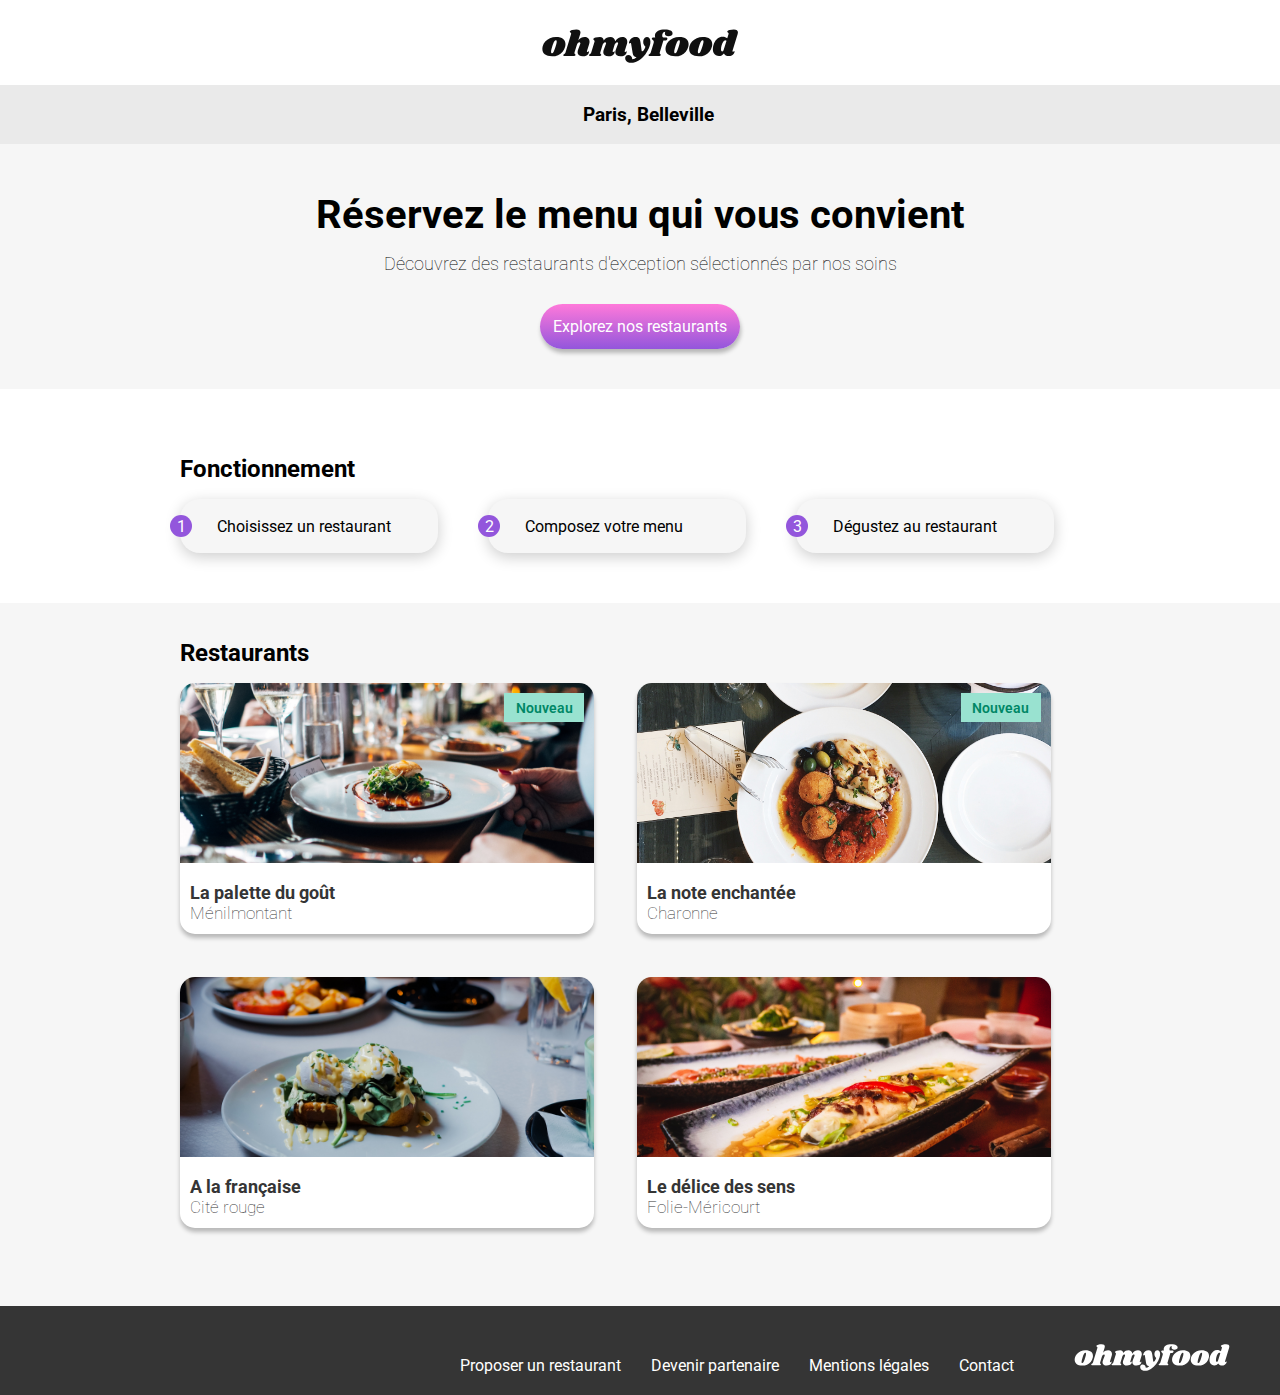
<file: index.html>
<!DOCTYPE html>
<html lang="fr">
<head>
    <meta charset="UTF-8">
    <meta name="viewport" content="width=device-width, initial-scale=1.0">
    <title>Ohmyfood</title>
    <link rel="stylesheet" href="assets/css/home.css">
    <link rel="preconnect" href="https://fonts.googleapis.com">
    <link rel="preconnect" href="https://fonts.gstatic.com" crossorigin>
    <link href="https://fonts.googleapis.com/css2?family=Roboto:ital,wght@0,100;0,300;0,400;0,500;0,700;0,900;1,100;1,300;1,400;1,500;1,700;1,900&family=Shrikhand&display=swap" rel="stylesheet">
    <link rel="stylesheet" href="https://cdnjs.cloudflare.com/ajax/libs/font-awesome/6.2.1/css/all.min.css"
        integrity="sha512-MV7K8+y+gLIBoVD59lQIYicR65iaqukzvf/nwasF0nqhPay5w/9lJmVM2hMDcnK1OnMGCdVK+iQrJ7lzPJQd1w=="
        crossorigin="anonymous" referrerpolicy="no-referrer">
</head>
<body>
    
    <!--------------------Loader------------------->
    <div class="loader">
        <div>
            <img src="assets/logo/ohmyfood2x-white2.svg" class="--logo" alt="Logo blanc ohmyfood">
        </div>
        <div class="loader--icon">
            <i class="fa-solid fa-utensils fa-9x"></i>   
        </div>
        <div class="loader--text">
            <h1 class="text--1">Préparation du menu en cours...</h1>
            <h1 class="text--2">A table !</h1>
        </div>        
    </div>
    <!--------------------Header-------------------->
    <header>

        <a href="index.html">
            <img src="assets/logo/ohmyfood@2x.svg" alt="Logo noir ohmyfood">
        </a>
    </header>
    <main>
        <!--------------------Localisation-------------------->
        <section class="localisation">
            <i class="fa-solid fa-location-dot"></i>
            <h3>Paris, Belleville</h3>
        </section>
        <!--------------------Exploration-------------------->
        <section class="exploration">
            <h1>Réservez le menu qui vous convient</h1>
            <h2>Découvrez des restaurants d'exception sélectionnés par nos soins</h2>
            <button class="btn">
                <h2 class="btn__text">Explorez nos restaurants</h2>
            </button>
        </section>
        <!--------------------Fonctionnement-------------------->
        <section class="fonctionnement">
            <h1>Fonctionnement</h1>
            <div class="etape-cards">
                <div class="etape">
                    <h3 class="number">1</h3>
                    <i class="fa-solid fa-mobile-screen-button fa-lg"></i>
                    <h3>Choisissez un restaurant</h3>
                </div>
                <div class="etape">
                    <h3 class="number">2</h3>
                    <i class="fa-solid fa-list-ul fa-lg"></i>
                    <h3>Composez votre menu</h3>
                </div>
                <div class="etape">
                    <h3 class="number">3</h3>
                    <i class="fa-solid fa-store fa-lg"></i>
                    <h3>Dégustez au restaurant</h3>
                </div>
            </div>
        </section>
        <!--------------------Restaurant-------------------->
        <section class="restaurant">
            <h1>Restaurants</h1>
            <div class="restaurant-informations">  
                <article class="restaurant-card">
                    <a href="restaurants/la-pallette-du-gout.html">
                        <img src="assets/images/jay-wennington-N_Y88TWmGwA-unsplash.jpg" alt="Photos d'un plat"> 
                        <div class="restaurant-nouveau">
                            <h3>Nouveau</h3>
                        </div>
                        <div class="card-informations">
                            <div class="informations-text">
                                <h2>La palette du goût</h2>
                                <h3>Ménilmontant</h3>
                            </div> 
                        </div>
                    </a>
                    <div class="informations-icon">
                        <i class="fa-regular fa-heart heart-empty"></i>
                        <i class="fa-solid fa-heart  heart-full"></i>
                    </div>
                </article>
            

                <article class="restaurant-card">
                    <a href="restaurants/la-note-enchantée.html">
                        <img src="assets/images/stil-u2Lp8tXIcjw-unsplash.jpg" alt="Photos d'un plat">
                        <div class="restaurant-nouveau">
                            <h3>Nouveau</h3>
                        </div>
                        <div class="card-informations">
                            <div class="informations-text">
                                <h2>La note enchantée</h2>
                                <h3>Charonne</h3>
                            </div>  
                        </div>
                    </a>
                    <div class="informations-icon">
                        <i class="fa-regular fa-heart heart-empty"></i>
                        <i class="fa-solid fa-heart  heart-full"></i>
                    </div>
                </article>
                
                <article class="restaurant-card">
                    <a href="restaurants/a-la-française.html">
                        <img src="assets/images/toa-heftiba-DQKerTsQwi0-unsplash.jpg" alt="Photos d'un plat">
                        <div class="card-informations">
                            <div class="informations-text">
                                <h2>A la française</h2>
                                <h3>Cité rouge</h3>
                            </div> 
                        </div>
                    </a>
                    <div class="informations-icon">
                        <i class="fa-regular fa-heart heart-empty"></i>
                        <i class="fa-solid fa-heart  heart-full"></i>
                    </div>
                </article>
                
                <article class="restaurant-card">
                    <a href="restaurants/le-délice-des-sens.html">
                        <img src="assets/images/louis-hansel-shotsoflouis-qNBGVyOCY8Q-unsplash.jpg" alt="Photos d'un plat">
                        <div class="card-informations">
                            <div class="informations-text">
                                <h2>Le délice des sens</h2>
                                <h3>Folie-Méricourt</h3>
                            </div>  
                        </div>
                    </a>
                    <div class="informations-icon">
                        <i class="fa-regular fa-heart heart-empty"></i>
                        <i class="fa-solid fa-heart  heart-full"></i>
                    </div>
                </article>
            </div>
        </section>
    </main>
        <!--------------------Footer-------------------->
    <footer>
        <a href="index.html">
            <img src="assets/logo/ohmyfood2x-white2.svg" alt="Logo blanc ohmyfood">
        </a>
        <div class="footer-nav">
            <a href="#">
                <i class="fa-solid fa-utensils"></i>
                Proposer un restaurant
            </a>
            <a href="#">
                <i class="fa-solid fa-handshake-angle"></i>
                Devenir partenaire
            </a>
            <a href="#">Mentions légales</a>
            <a href="mailto:ohmyfood@exemple.com">Contact</a>
        </div>
    </footer>
    
</body>
</html>
</file>
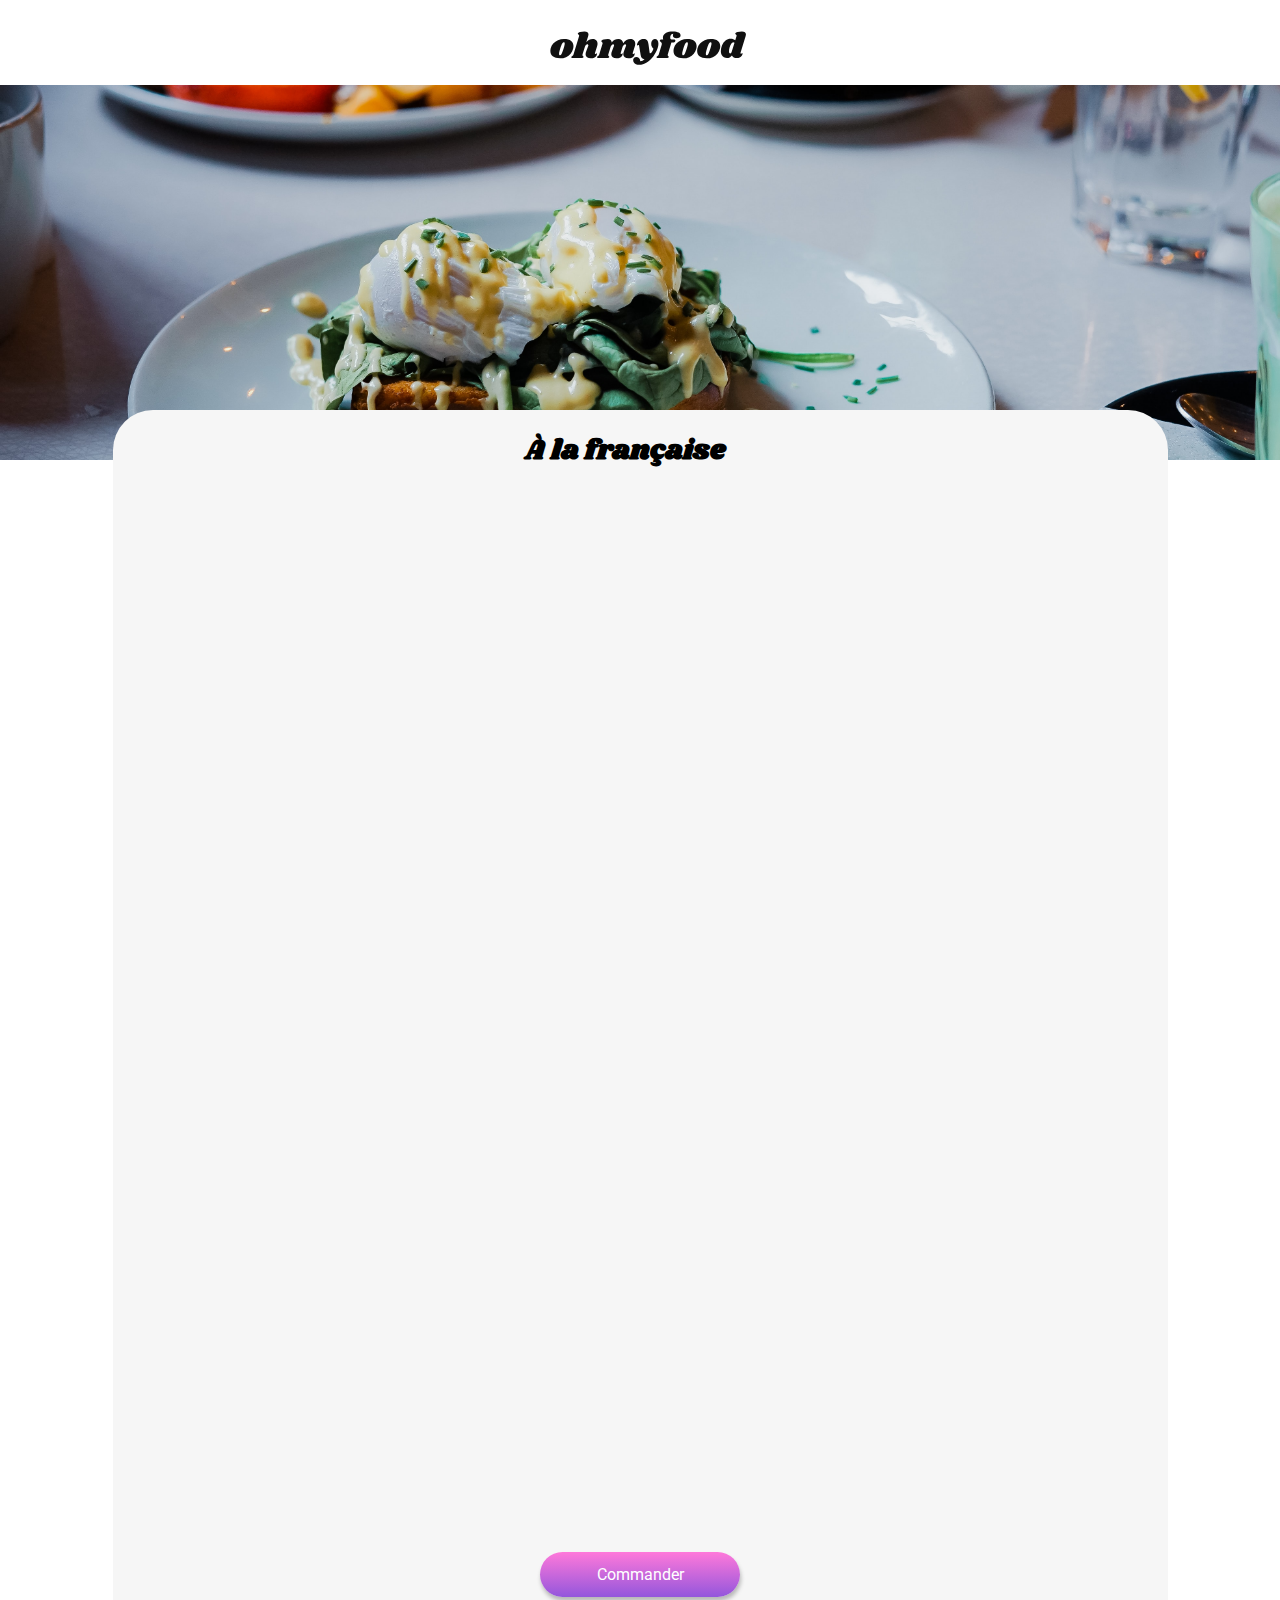
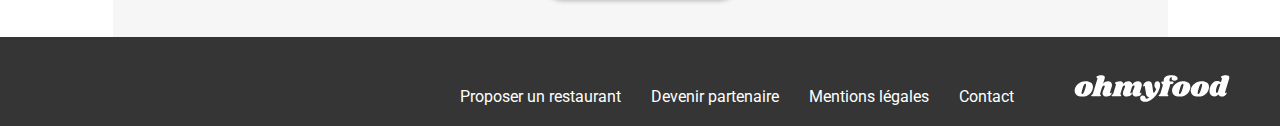
<file: restaurants/a-la-française.html>
<!DOCTYPE html>
<html lang="fr">
<head>
    <meta charset="UTF-8">
    <meta name="viewport" content="width=device-width, initial-scale=1.0">
    <title>La palette du goût</title>
    <link rel="stylesheet" href="../assets/css/menu.css">
    <link rel="preconnect" href="https://fonts.googleapis.com">
    <link rel="preconnect" href="https://fonts.gstatic.com" crossorigin>
    <link href="https://fonts.googleapis.com/css2?family=Roboto:ital,wght@0,100;0,300;0,400;0,500;0,700;0,900;1,100;1,300;1,400;1,500;1,700;1,900&family=Shrikhand&display=swap" rel="stylesheet">
    <link rel="stylesheet" href="https://cdnjs.cloudflare.com/ajax/libs/font-awesome/6.2.1/css/all.min.css"
        integrity="sha512-MV7K8+y+gLIBoVD59lQIYicR65iaqukzvf/nwasF0nqhPay5w/9lJmVM2hMDcnK1OnMGCdVK+iQrJ7lzPJQd1w=="
        crossorigin="anonymous" referrerpolicy="no-referrer">
</head>
<body>
    <header>
        <a href="../index.html" class="back-button">
            <i class="fa-solid fa-arrow-left"></i>
        </a>
        <a href="../index.html" class="logo-header">
            <img src="../assets/logo/ohmyfood@2x.svg" alt="Logo noir ohmyfood">
        </a>


    </header>
    <!--------------------Menu-------------------->
    <main>
        <section>
            <img src="../assets/images/toa-heftiba-DQKerTsQwi0-unsplash.jpg" alt="Photo plat du restaurant">
            <article class="menu">           
                <div class="card-informations">
                    <div class="informations-text">
                        <h1>À la française</h1>   
                    </div>
                    <div class="informations-icon">
                        <i class="fa-regular fa-heart heart-empty"></i>
                        <i class="fa-solid fa-heart  heart-full"></i>
                    </div>
                </div>
                <div class="card-menu">
                    <div class="title">
                        <h2>ENTRÉES</h2>
                        <div class="underline-title"></div>
                    </div>
                    <div class="card-plats">
                        <div class="plat-informations">
                            <div class="card-descriptif" >
                                <h3>Tartare de poulpe acidulé</h3> 
                                <h4>Aux zestes d'orange</h4> 
                            </div>
                            <div class="card-price" >
                                <h3>25€</h3>
                            </div>
                            <div class="check-animation">
                                <i class="fa-solid fa-circle-check fa-xl"></i>
                            </div>   
                        </div>    
                    </div>
                    <div class="card-plats">
                        <div class="plat-informations">
                            <div class="card-descriptif" >
                            <h3>Velouté de légumes d'antan</h3> 
                            <h4>Carotte, panais, topinambour</h4> 
                            </div>
                            <div class="card-price" >
                                <h3>35€</h3>
                            </div>
                            <div class="check-animation">
                                <i class="fa-solid fa-circle-check fa-xl"></i>
                            </div>   
                        </div>    
                    </div>
                    <div class="card-plats">
                        <div class="plat-informations">
                            <div class="card-descriptif" >
                                <h3>Soupe à l'oignon</h3> 
                                <h4>Revisitée</h4> 
                            </div>
                            <div class="card-price" >
                                <h3>20€</h3>
                            </div>
                            <div class="check-animation">
                                <i class="fa-solid fa-circle-check fa-xl"></i>
                            </div>   
                        </div>    
                    </div>
                </div>
                <div class="card-menu">
                    <div class="title">
                        <h2>PLATS</h2>
                        <div class="underline-title"></div>
                    </div>
                    <div class="card-plats">
                        <div class="plat-informations">
                            <div class="card-descriptif" >
                                <h3>Coquilles Saint-Jacques</h3> 
                                <h4>Accompagnées d'une purée de panais</h4> 
                            </div>
                            <div class="card-price" >
                                <h3>40€</h3>
                            </div>
                            <div class="check-animation">
                                <i class="fa-solid fa-circle-check fa-xl"></i>
                            </div>   
                        </div>    
                    </div>
                    <div class="card-plats">
                        <div class="plat-informations">
                            <div class="card-descriptif" >
                                <h3>Magret de canard</h3> 
                                <h4>Et parmentier de pommes de terre</h4> 
                            </div>
                            <div class="card-price" >
                                <h3>35€</h3>
                            </div>
                            <div class="check-animation">
                                <i class="fa-solid fa-circle-check fa-xl"></i>
                            </div>   
                        </div>    
                    </div>
                    <div class="card-plats">
                        <div class="plat-informations">
                            <div class="card-descriptif" >
                                <h3>Pigeonneau d’Ille-et-Vilaine</h3> 
                                <h4>Sur son lit de gnocchis aux légumes</h4> 
                            </div>
                            <div class="card-price" >
                                <h3>44€</h3>
                            </div>
                            <div class="check-animation">
                                <i class="fa-solid fa-circle-check fa-xl"></i>
                            </div>   
                        </div>    
                    </div>
                </div>
                <div class="card-menu">
                    <div class="title">
                        <h2>DESSERTS</h2>
                        <div class="underline-title"></div>
                    </div>
                    
                    <div class="card-plats">
                        <div class="plat-informations">
                            <div class="card-descriptif" >
                                <h3>Pétales de violettes glacés</h3> 
                                <h4>Et purée de noisettes</h4> 
                            </div>
                            <div class="card-price" >
                                <h3>18€</h3>
                            </div>
                            <div class="check-animation">
                                <i class="fa-solid fa-circle-check fa-xl"></i>
                            </div>   
                        </div>    
                    </div>
                    <div class="card-plats">
                        <div class="plat-informations">
                            <div class="card-descriptif" >
                                <h3>Fondant au chocolat</h3> 
                                <h4>Revisité</h4> 
                            </div>
                            <div class="card-price" >
                                <h3>22€</h3>
                            </div>
                            <div class="check-animation">
                                <i class="fa-solid fa-circle-check fa-xl"></i>
                            </div>   
                        </div>    
                    </div>
                    <div class="card-plats">
                        <div class="plat-informations">
                            <div class="card-descriptif" >
                                <h3>Millefeuille croustillant</h3> 
                                <h4>Myrtilles et pâte d’amande</h4> 
                            </div>
                            <div class="card-price" >
                                <h3>23€</h3>
                            </div>
                            <div class="check-animation">
                                <i class="fa-solid fa-circle-check fa-xl"></i>
                            </div>   
                        </div>    
                    </div>
                </div>
                
            <div class="CTA">
                <button class="btn">
                    <h2 class="btn__text">Commander</h2>
                </button> 
            </div>
            </article>
            
            
        </section>
</main>

    <!--------------------Footer-------------------->
    <footer>
        <a href="index.html">
            <img src="../assets/logo/ohmyfood2x-white2.svg" alt="Logo blanc ohmyfood">
        </a>
        <div class="footer-nav">
            <a href="#">
                <i class="fa-solid fa-utensils"></i>
                Proposer un restaurant
            </a>
            <a href="#">
                <i class="fa-solid fa-handshake-angle"></i>
                Devenir partenaire
            </a>
            <a href="#">Mentions légales</a>
            <a href="mailto:ohmyfood@exemple.com">Contact</a>
        </div>
    </footer>
</body>
</html>
</file>
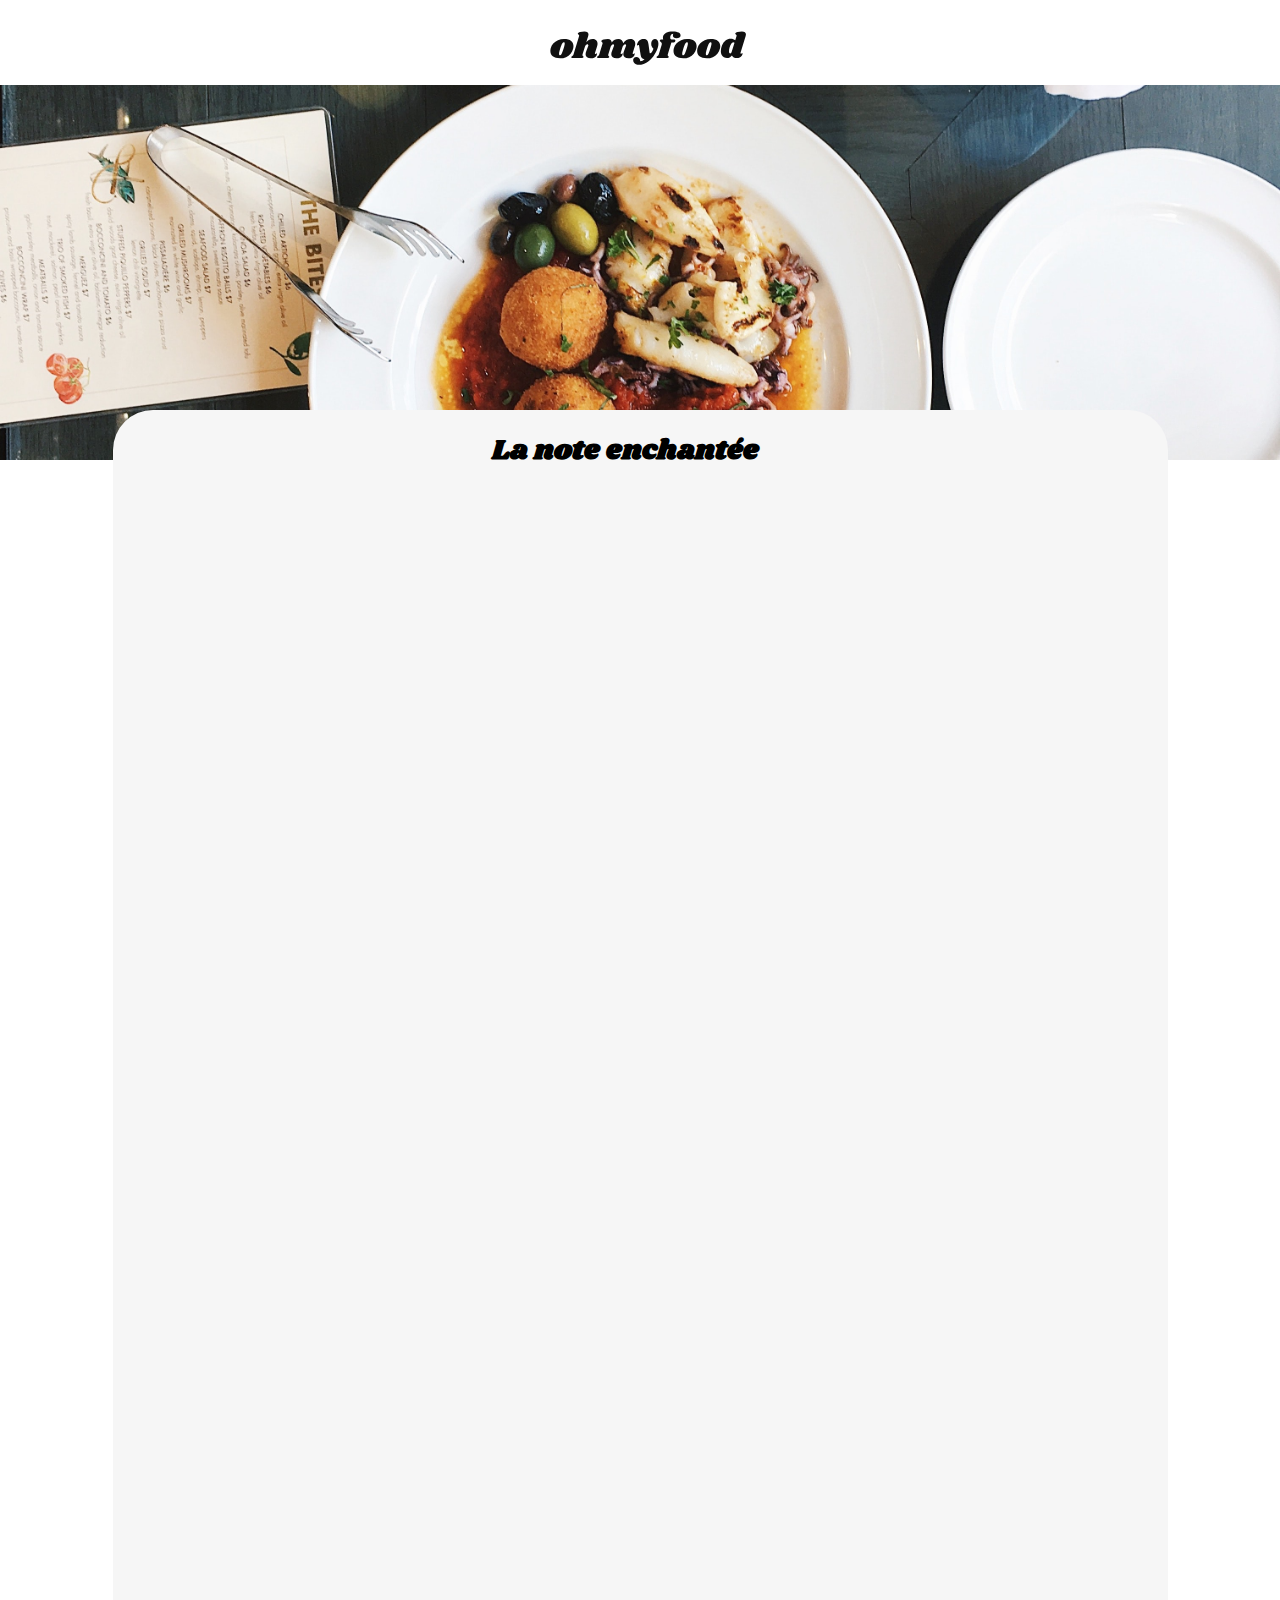
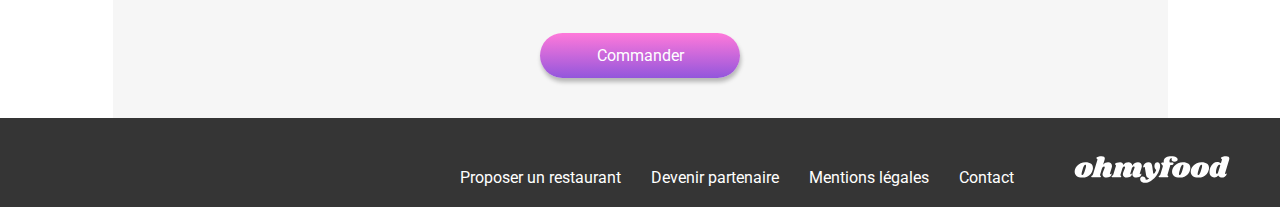
<file: restaurants/la-note-enchantée.html>
<!DOCTYPE html>
<html lang="fr">
<head>
    <meta charset="UTF-8">
    <meta name="viewport" content="width=device-width, initial-scale=1.0">
    <title>La palette du goût</title>
    <link rel="stylesheet" href="../assets/css/menu.css">
    <link rel="preconnect" href="https://fonts.googleapis.com">
    <link rel="preconnect" href="https://fonts.gstatic.com" crossorigin>
    <link href="https://fonts.googleapis.com/css2?family=Roboto:ital,wght@0,100;0,300;0,400;0,500;0,700;0,900;1,100;1,300;1,400;1,500;1,700;1,900&family=Shrikhand&display=swap" rel="stylesheet">
    <link rel="stylesheet" href="https://cdnjs.cloudflare.com/ajax/libs/font-awesome/6.2.1/css/all.min.css"
        integrity="sha512-MV7K8+y+gLIBoVD59lQIYicR65iaqukzvf/nwasF0nqhPay5w/9lJmVM2hMDcnK1OnMGCdVK+iQrJ7lzPJQd1w=="
        crossorigin="anonymous" referrerpolicy="no-referrer">
</head>
<body>
    <header>
        <a href="../index.html" class="back-button">
            <i class="fa-solid fa-arrow-left"></i>
        </a>
        <a href="../index.html" class="logo-header">
            <img src="../assets/logo/ohmyfood@2x.svg" alt="Logo noir ohmyfood">
        </a>


    </header>
    <!--------------------Menu-------------------->
    <main>
        <section>
            <img src="../assets/images/stil-u2Lp8tXIcjw-unsplash.jpg" alt="Photo plat du restaurant">
            <article class="menu">           
                <div class="card-informations">
                    <div class="informations-text">
                        <h1>La note enchantée</h1>   
                    </div>
                    <div class="informations-icon">
                        <i class="fa-regular fa-heart heart-empty"></i>
                        <i class="fa-solid fa-heart  heart-full"></i>
                    </div>
                </div>
                <div class="card-menu">
                    <div class="title">
                        <h2>ENTRÉES</h2>
                        <div class="underline-title"></div>
                    </div>
                    <div class="card-plats">
                        <div class="plat-informations">
                            <div class="card-descriptif" >
                                <h3>Ravioles de foie gras</h3> 
                                <h4>Accompagnées de leur crème à la truffe</h4> 
                            </div>
                            <div class="card-price" >
                                <h3>25€</h3>
                            </div>
                            <div class="check-animation">
                                <i class="fa-solid fa-circle-check fa-xl"></i>
                            </div>   
                        </div>    
                    </div>
                    <div class="card-plats">
                        <div class="plat-informations">
                            <div class="card-descriptif" >
                            <h3>Caviar osciètre</h3> 
                            <h4>Sur blini à la farine de blé noir</h4> 
                            </div>
                            <div class="card-price" >
                                <h3>35€</h3>
                            </div>
                            <div class="check-animation">
                                <i class="fa-solid fa-circle-check fa-xl"></i>
                            </div>   
                        </div>    
                    </div>
                    <div class="card-plats">
                        <div class="plat-informations">
                            <div class="card-descriptif" >
                                <h3>Homard et espuma de potiron</h3> 
                                <h4>Marinés aux zestes d'orange</h4> 
                            </div>
                            <div class="card-price" >
                                <h3>20€</h3>
                            </div>
                            <div class="check-animation">
                                <i class="fa-solid fa-circle-check fa-xl"></i>
                            </div>   
                        </div>    
                    </div>
                    <div class="card-plats">
                        <div class="plat-informations">
                            <div class="card-descriptif" >
                                <h3>Foie gras de canard cuit entier</h3> 
                                <h4>Confiture de figue et pain toasté</h4> 
                            </div>
                            <div class="card-price" >
                                <h3>35€</h3>
                            </div>
                            <div class="check-animation">
                                <i class="fa-solid fa-circle-check fa-xl"></i>
                            </div>   
                        </div>    
                    </div>
                </div>
                <div class="card-menu">
                    <div class="title">
                        <h2>PLATS</h2>
                        <div class="underline-title"></div>
                    </div>
                    <div class="card-plats">
                        <div class="plat-informations">
                            <div class="card-descriptif" >
                                <h3>Noix de coquilles Saint-Jacques</h3> 
                                <h4>Sur lit de purée de céleri-rave</h4> 
                            </div>
                            <div class="card-price" >
                                <h3>40€</h3>
                            </div>
                            <div class="check-animation">
                                <i class="fa-solid fa-circle-check fa-xl"></i>
                            </div>   
                        </div>    
                    </div>
                    <div class="card-plats">
                        <div class="plat-informations">
                            <div class="card-descriptif" >
                                <h3>Langoustine poêlée</h3> 
                                <h4>Purée de patate douce</h4> 
                            </div>
                            <div class="card-price" >
                                <h3>35€</h3>
                            </div>
                            <div class="check-animation">
                                <i class="fa-solid fa-circle-check fa-xl"></i>
                            </div>   
                        </div>    
                    </div>
                    <div class="card-plats">
                        <div class="plat-informations">
                            <div class="card-descriptif" >
                                <h3>Mijoté de queue de bœuf</h3> 
                                <h4>Et riz sauvage aux zestes de citron</h4> 
                            </div>
                            <div class="card-price" >
                                <h3>44€</h3>
                            </div>
                            <div class="check-animation">
                                <i class="fa-solid fa-circle-check fa-xl"></i>
                            </div>   
                        </div>    
                    </div>
                </div>
                <div class="card-menu">
                    <div class="title">
                        <h2>DESSERTS</h2>
                        <div class="underline-title"></div>
                    </div>
                    
                    <div class="card-plats">
                        <div class="plat-informations">
                            <div class="card-descriptif" >
                                <h3>Macaron noisette et chocolat</h3> 
                                <h4>Glace au caramel brun et sel de Guérande</h4> 
                            </div>
                            <div class="card-price" >
                                <h3>18€</h3>
                            </div>
                            <div class="check-animation">
                                <i class="fa-solid fa-circle-check fa-xl"></i>
                            </div>   
                        </div>    
                    </div>
                    <div class="card-plats">
                        <div class="plat-informations">
                            <div class="card-descriptif" >
                                <h3>Baba au rhum revisité</h3> 
                                <h4>Avec son coulis de citron</h4> 
                            </div>
                            <div class="card-price" >
                                <h3>22€</h3>
                            </div>
                            <div class="check-animation">
                                <i class="fa-solid fa-circle-check fa-xl"></i>
                            </div>   
                        </div>    
                    </div>
                    <div class="card-plats">
                        <div class="plat-informations">
                            <div class="card-descriptif" >
                                <h3>Tarte au citron meringuée</h3> 
                                <h4>Déstructurée</h4> 
                            </div>
                            <div class="card-price" >
                                <h3>23€</h3>
                            </div>
                            <div class="check-animation">
                                <i class="fa-solid fa-circle-check fa-xl"></i>
                            </div>   
                        </div>    
                    </div>
                </div>
                
            <div class="CTA">
                <button class="btn">
                    <h2 class="btn__text">Commander</h2>
                </button> 
            </div>
            </article>
            
            
        </section>
</main>

    <!--------------------Footer-------------------->
    <footer>
        <a href="index.html">
            <img src="../assets/logo/ohmyfood2x-white2.svg" alt="Logo blanc ohmyfood">
        </a>
        <div class="footer-nav">
            <a href="#">
                <i class="fa-solid fa-utensils"></i>
                Proposer un restaurant
            </a>
            <a href="#">
                <i class="fa-solid fa-handshake-angle"></i>
                Devenir partenaire
            </a>
            <a href="#">Mentions légales</a>
            <a href="mailto:ohmyfood@exemple.com">Contact</a>
        </div>
    </footer>
</body>
</html>
</file>
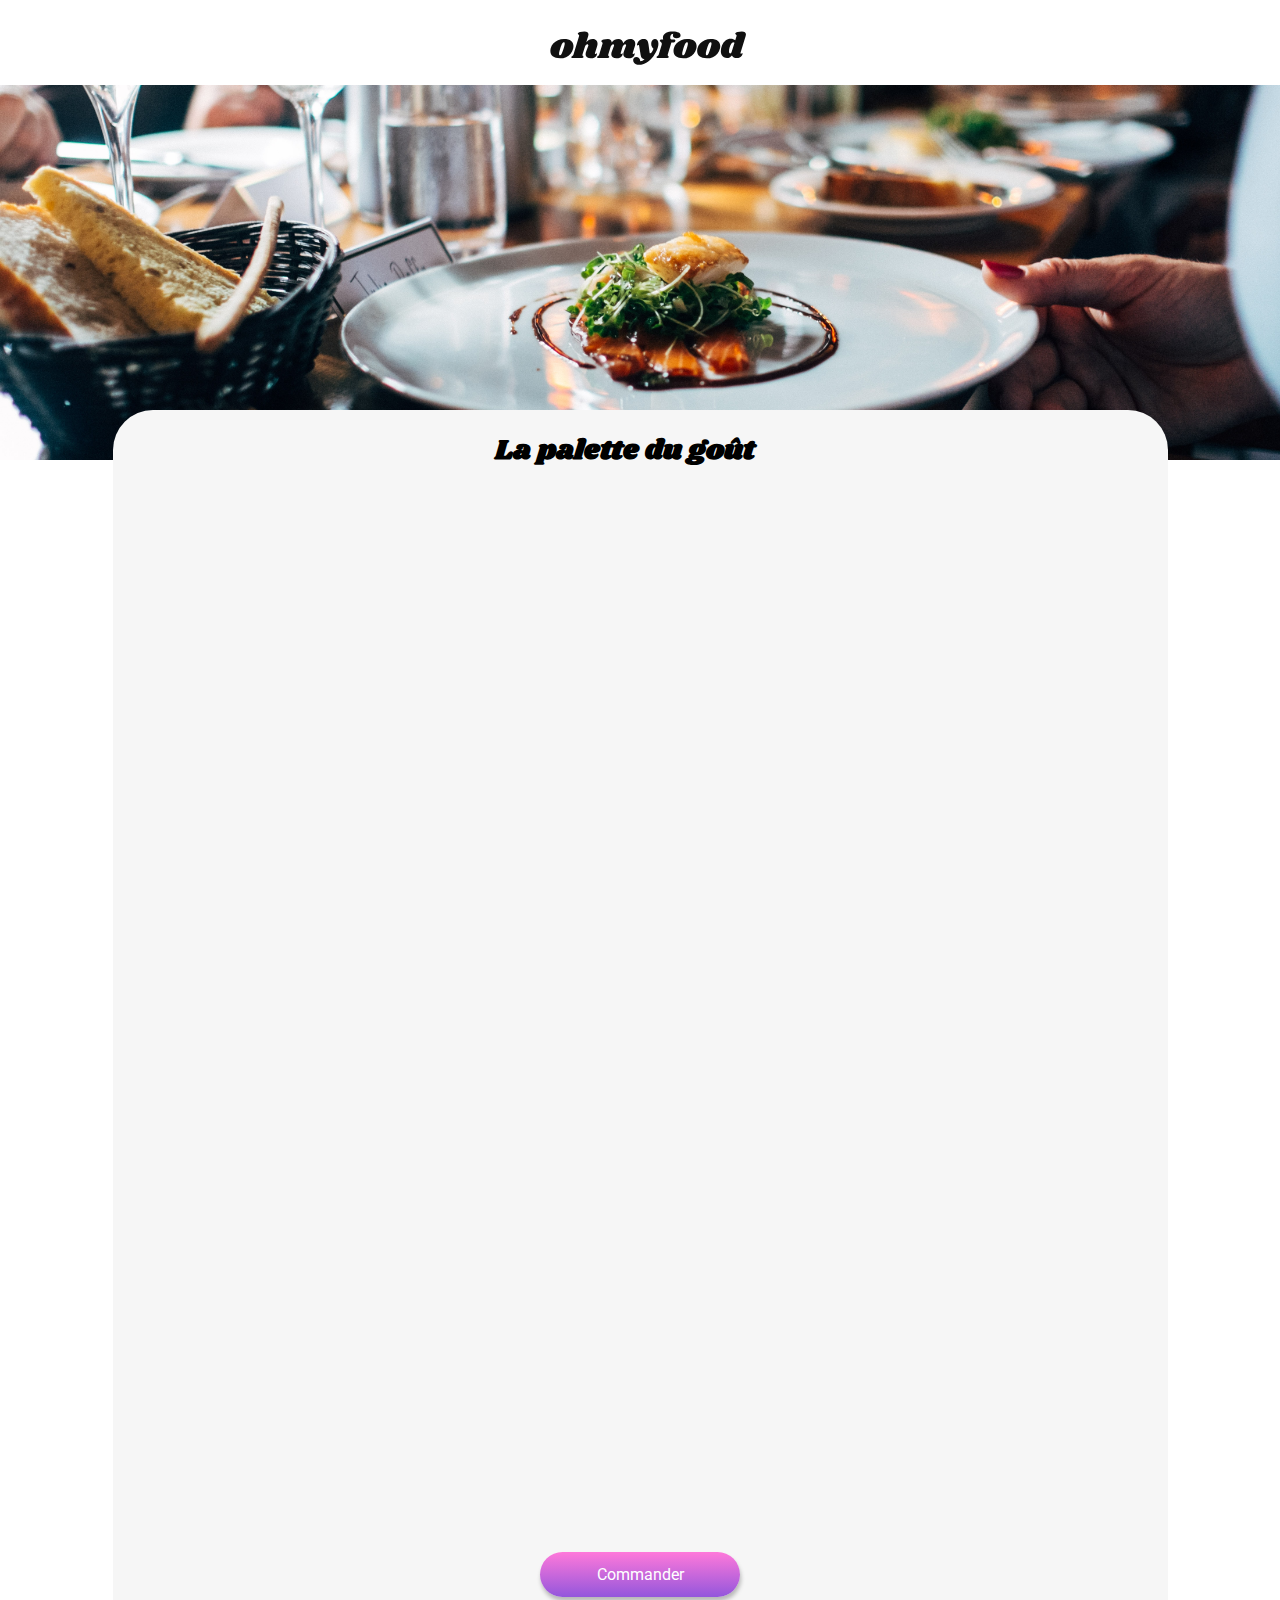
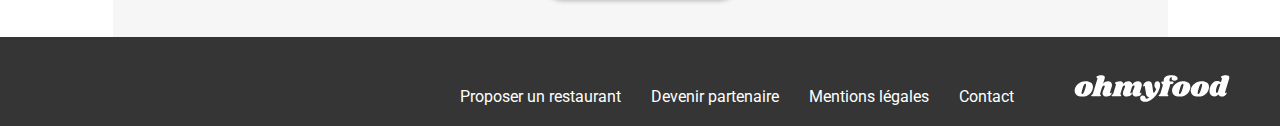
<file: restaurants/la-pallette-du-gout.html>
<!DOCTYPE html>
<html lang="fr">
<head>
    <meta charset="UTF-8">
    <meta name="viewport" content="width=device-width, initial-scale=1.0">
    <title>La palette du goût</title>
    <link rel="stylesheet" href="../assets/css/menu.css">
    <link rel="preconnect" href="https://fonts.googleapis.com">
    <link rel="preconnect" href="https://fonts.gstatic.com" crossorigin>
    <link href="https://fonts.googleapis.com/css2?family=Roboto:ital,wght@0,100;0,300;0,400;0,500;0,700;0,900;1,100;1,300;1,400;1,500;1,700;1,900&family=Shrikhand&display=swap" rel="stylesheet">
    <link rel="stylesheet" href="https://cdnjs.cloudflare.com/ajax/libs/font-awesome/6.2.1/css/all.min.css"
        integrity="sha512-MV7K8+y+gLIBoVD59lQIYicR65iaqukzvf/nwasF0nqhPay5w/9lJmVM2hMDcnK1OnMGCdVK+iQrJ7lzPJQd1w=="
        crossorigin="anonymous" referrerpolicy="no-referrer">
</head>
<body>
    <header>
        <a href="../index.html" class="back-button">
            <i class="fa-solid fa-arrow-left"></i>
        </a>
        <a href="../index.html" class="logo-header">
            <img src="../assets/logo/ohmyfood@2x.svg" alt="Logo noir ohmyfood">
        </a>


    </header>
    <!--------------------Menu-------------------->
    <main>
        <section>
            <img src="../assets/images/jay-wennington-N_Y88TWmGwA-unsplash.jpg" alt="Photo plat du restaurant">
            <article class="menu">           
                <div class="card-informations">
                    <div class="informations-text">
                        <h1>La palette du goût</h1>   
                    </div>
                    <div class="informations-icon">
                        <i class="fa-regular fa-heart heart-empty"></i>
                        <i class="fa-solid fa-heart  heart-full"></i>
                    </div>
                </div>
                <div class="card-menu">
                    <div class="title">
                        <h2>ENTRÉES</h2>
                        <div class="underline-title"></div>
                    </div>
                    <div class="card-plats">
                        <div class="plat-informations">
                            <div class="card-descriptif">
                                <h3>Fricassée d'escargots</h3> 
                                <h4>Au piment d'espelette</h4> 
                            </div>
                            <div class="card-price">
                                <h3>25€</h3>
                            </div>
                            <div class="check-animation">
                                <i class="fa-solid fa-circle-check fa-xl"></i>
                            </div> 
                        </div>      
                    </div>
                    
                    <div class="card-plats">
                        <div class="plat-informations">
                            <div class="card-descriptif">
                            <h3>Foie gras de canard mi-cuit</h3> 
                            <h4>Et ses copeaux de truffes noire</h4> 
                            </div>
                            <div class="card-price">
                                <h3>35€</h3>
                            </div>
                            <div class="check-animation">
                                <i class="fa-solid fa-circle-check fa-xl"></i>
                            </div>  
                        </div>   
                    </div>
                    <div class="card-plats">
                        <div class="plat-informations">
                            <div class="card-descriptif">
                                <h3>Œuf au plat</h3> 
                                <h4>Assaisoné à la truffe sur lit de caviar</h4> 
                            </div>
                            <div class="card-price" >
                                <h3>20€</h3>
                            </div>
                            <div class="check-animation">
                                <i class="fa-solid fa-circle-check fa-xl"></i>
                            </div> 
                        </div>
                           
                    </div>
                </div>
                <div class="card-menu">
                    <div class="title">
                        <h2>PLATS</h2>
                        <div class="underline-title"></div>
                    </div>
                    <div class="card-plats">
                        <div class="plat-informations">
                            <div class="card-descriptif" >
                                <h3>Filet de bœuf aux herbes</h3> 
                                <h4>Accompagné de sa ribambelle de légumes</h4> 
                            </div>
                            <div class="card-price" >
                                <h3>40€</h3>
                            </div>
                        <div class="check-animation">
                                <i class="fa-solid fa-circle-check fa-xl"></i>
                        </div> 
                    </div>
                           
                    </div>
                    <div class="card-plats">
                        <div class="plat-informations">
                            <div class="card-descriptif" >
                                <h3>Parmentier de queue de bœuf</h3> 
                                <h4>À la truffe noire sur sa purée de panais</h4> 
                            </div>
                            <div class="card-price" >
                                <h3>35€</h3>
                            </div>
                            <div class="check-animation">
                                <i class="fa-solid fa-circle-check fa-xl"></i>
                            </div> 
                        </div>      
                    </div>
                    <div class="card-plats">
                        <div class="plat-informations">
                            <div class="card-descriptif" >
                                <h3>Filet de turbot</h3> 
                                <h4>Aux agrumes</h4> 
                            </div>
                            <div class="card-price" >
                                <h3>44€</h3>
                            </div>
                            <div class="check-animation">
                                <i class="fa-solid fa-circle-check fa-xl"></i>
                            </div>
                        </div>    
                    </div>
                </div>
                <div class="card-menu">
                    <div class="title">
                        <h2>DESSERTS</h2>
                        <div class="underline-title"></div>
                    </div>
                    
                    <div class="card-plats">
                        <div class="plat-informations">
                            <div class="card-descriptif" >
                                <h3>Paris-Brest</h3> 
                                <h4>Revisité</h4> 
                            </div>
                            <div class="card-price" >
                                <h3>18€</h3>
                            </div>
                            <div class="check-animation">
                                <i class="fa-solid fa-circle-check fa-xl"></i>
                            </div>    
                        </div>
                    </div>
                        
                    <div class="card-plats">
                        <div class="plat-informations">
                            <div class="card-descriptif" >
                                <h3>Macaron au chocolat d'exception</h3> 
                                <h4>Et glace à la vanille de Madagascar</h4> 
                            </div>
                            <div class="card-price" >
                                <h3>22€</h3>
                            </div>
                            <div class="check-animation">
                                <i class="fa-solid fa-circle-check fa-xl"></i>
                            </div> 
                        </div>  
                    </div>
                    <div class="card-plats">
                        <div class="plat-informations">
                            <div class="card-descriptif" >
                                <h3>Mousse au chocolat</h3> 
                                <h4>Au piment d'Espelette et à la truffe noire</h4> 
                            </div>
                            <div class="card-price" >
                                <h3>23€</h3>
                            </div>
                            <div class="check-animation">
                                <i class="fa-solid fa-circle-check fa-xl"></i>
                            </div> 
                        </div>   
                    </div>
                </div>
                
            <div class="CTA">
                <button class="btn">
                    <h2 class="btn__text">Commander</h2>
                </button> 
            </div>
            </article>
            
            
        </section>
</main>

    <!--------------------Footer-------------------->
    <footer>
        <a href="index.html">
            <img src="../assets/logo/ohmyfood2x-white2.svg" alt="Logo blanc ohmyfood">
        </a>
        <div class="footer-nav">
            <a href="#">
                <i class="fa-solid fa-utensils"></i>
                Proposer un restaurant
            </a>
            <a href="#">
                <i class="fa-solid fa-handshake-angle"></i>
                Devenir partenaire
            </a>
            <a href="#">Mentions légales</a>
            <a href="mailto:ohmyfood@exemple.com">Contact</a>
        </div>
    </footer>
</body>
</html>
</file>
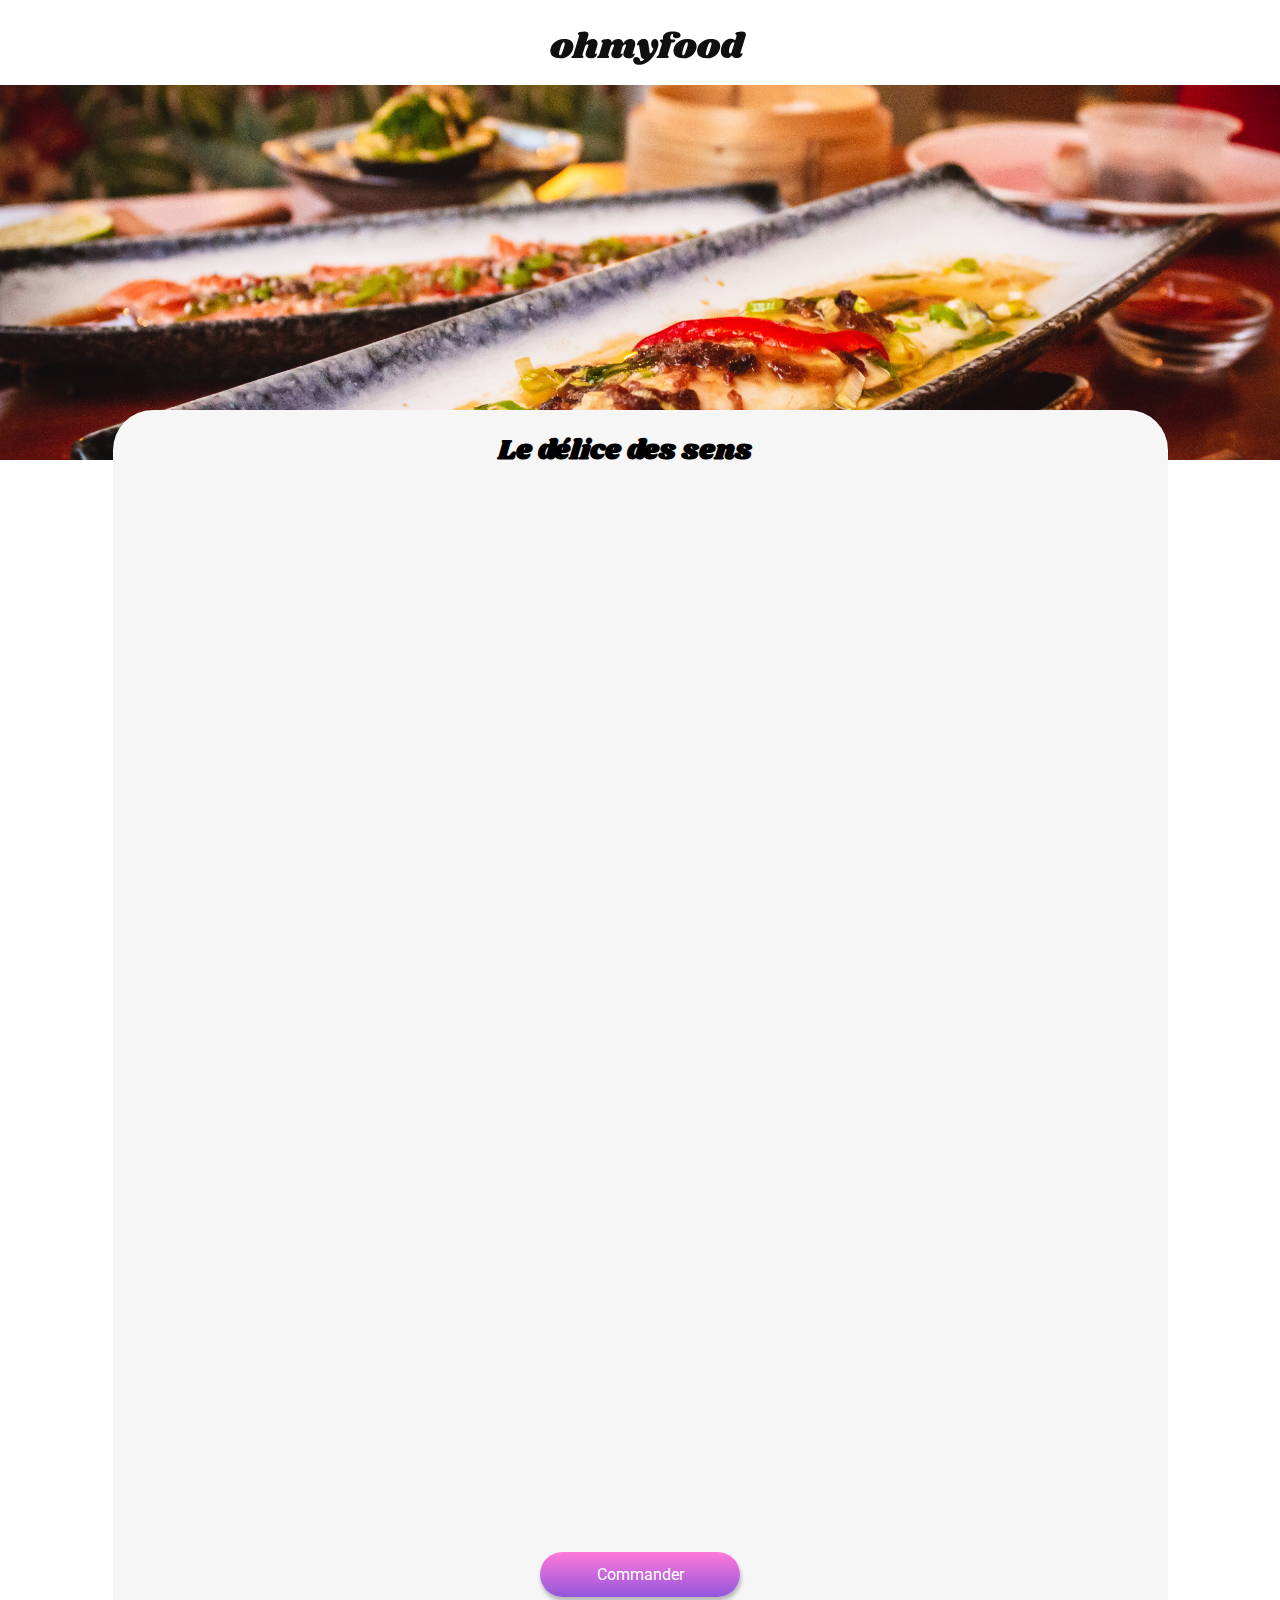
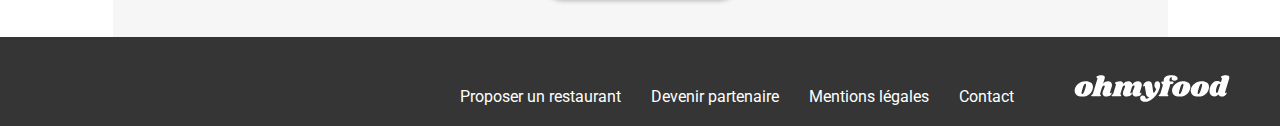
<file: restaurants/le-délice-des-sens.html>
<!DOCTYPE html>
<html lang="fr">
<head>
    <meta charset="UTF-8">
    <meta name="viewport" content="width=device-width, initial-scale=1.0">
    <title>La palette du goût</title>
    <link rel="stylesheet" href="../assets/css/menu.css">
    <link rel="preconnect" href="https://fonts.googleapis.com">
    <link rel="preconnect" href="https://fonts.gstatic.com" crossorigin>
    <link href="https://fonts.googleapis.com/css2?family=Roboto:ital,wght@0,100;0,300;0,400;0,500;0,700;0,900;1,100;1,300;1,400;1,500;1,700;1,900&family=Shrikhand&display=swap" rel="stylesheet">
    <link rel="stylesheet" href="https://cdnjs.cloudflare.com/ajax/libs/font-awesome/6.2.1/css/all.min.css"
        integrity="sha512-MV7K8+y+gLIBoVD59lQIYicR65iaqukzvf/nwasF0nqhPay5w/9lJmVM2hMDcnK1OnMGCdVK+iQrJ7lzPJQd1w=="
        crossorigin="anonymous" referrerpolicy="no-referrer">
</head>
<body>
    <header>
        <a href="../index.html" class="back-button">
            <i class="fa-solid fa-arrow-left"></i>
        </a>
        <a href="../index.html" class="logo-header">
            <img src="../assets/logo/ohmyfood@2x.svg" alt="Logo noir ohmyfood">
        </a>


    </header>
    <!--------------------Menu-------------------->
    <main>
        <section>
            <img src="../assets/images/louis-hansel-shotsoflouis-qNBGVyOCY8Q-unsplash.jpg" alt="Photo plat du restaurant">
            <article class="menu">           
                <div class="card-informations">
                    <div class="informations-text">
                        <h1>Le délice des sens</h1>   
                    </div>
                    <div class="informations-icon">
                        <i class="fa-regular fa-heart heart-empty"></i>
                        <i class="fa-solid fa-heart  heart-full"></i>
                    </div>
                </div>
                <div class="card-menu">
                    <div class="title">
                        <h2>ENTRÉES</h2>
                        <div class="underline-title"></div>
                    </div>
                    <div class="card-plats">
                        <div class="plat-informations">
                            <div class="card-descriptif" >
                                <h3>Tartare de thon</h3> 
                                <h4>Assaisonné au yuzu</h4> 
                            </div>
                            <div class="card-price" >
                                <h3>25€</h3>
                            </div>
                            <div class="check-animation">
                                <i class="fa-solid fa-circle-check fa-xl"></i>
                            </div>   
                        </div>    
                    </div>
                    <div class="card-plats">
                        <div class="plat-informations">
                            <div class="card-descriptif" >
                            <h3>Bouchée de homard croustillant</h3> 
                            <h4>Et sa farandole de petits légumes</h4> 
                            </div>
                            <div class="card-price" >
                                <h3>35€</h3>
                            </div>
                            <div class="check-animation">
                                <i class="fa-solid fa-circle-check fa-xl"></i>
                            </div>   
                        </div>    
                    </div>
                    <div class="card-plats">
                        <div class="plat-informations">
                            <div class="card-descriptif" >
                                <h3>Velouté de cèpes</h3> 
                                <h4>Aux truffes</h4> 
                            </div>
                            <div class="card-price" >
                                <h3>20€</h3>
                            </div>
                            <div class="check-animation">
                                <i class="fa-solid fa-circle-check fa-xl"></i>
                            </div>   
                        </div>    
                    </div>
                </div>
                <div class="card-menu">
                    <div class="title">
                        <h2>PLATS</h2>
                        <div class="underline-title"></div>
                    </div>
                    <div class="card-plats">
                        <div class="plat-informations">
                            <div class="card-descriptif" >
                                <h3>Poulet rôti aux herbes de Provence</h3> 
                                <h4>Et sa crème de truffe</h4> 
                            </div>
                            <div class="card-price" >
                                <h3>40€</h3>
                            </div>
                            <div class="check-animation">
                                <i class="fa-solid fa-circle-check fa-xl"></i>
                            </div>   
                        </div>    
                    </div>
                    <div class="card-plats">
                        <div class="plat-informations">
                            <div class="card-descriptif" >
                                <h3>Langouste rôtie</h3> 
                                <h4>Et ses légumes de saison</h4> 
                            </div>
                            <div class="card-price" >
                                <h3>35€</h3>
                            </div>
                            <div class="check-animation">
                                <i class="fa-solid fa-circle-check fa-xl"></i>
                            </div>   
                        </div>    
                    </div>
                    <div class="card-plats">
                        <div class="plat-informations">
                            <div class="card-descriptif" >
                                <h3>Côte de bœuf Angus</h3> 
                                <h4>Et sa purée de panais</h4> 
                            </div>
                            <div class="card-price" >
                                <h3>44€</h3>
                            </div>
                            <div class="check-animation">
                                <i class="fa-solid fa-circle-check fa-xl"></i>
                            </div>   
                        </div>    
                    </div>
                </div>
                <div class="card-menu">
                    <div class="title">
                        <h2>DESSERTS</h2>
                        <div class="underline-title"></div>
                    </div>
                    
                    <div class="card-plats">
                        <div class="plat-informations">
                            <div class="card-descriptif" >
                                <h3>Farandole de desserts</h3> 
                                <h4>Du chef</h4> 
                            </div>
                            <div class="card-price" >
                                <h3>18€</h3>
                            </div>
                            <div class="check-animation">
                                <i class="fa-solid fa-circle-check fa-xl"></i>
                            </div>   
                        </div>    
                    </div>
                    <div class="card-plats">
                        <div class="plat-informations">
                            <div class="card-descriptif" >
                                <h3>Crème brulée</h3> 
                                <h4>Revisitée</h4> 
                            </div>
                            <div class="card-price" >
                                <h3>22€</h3>
                            </div>
                            <div class="check-animation">
                                <i class="fa-solid fa-circle-check fa-xl"></i>
                            </div>   
                        </div>    
                    </div>
                    <div class="card-plats">
                        <div class="plat-informations">
                            <div class="card-descriptif" >
                                <h3>Tiramisu</h3> 
                                <h4>À la noisette</h4> 
                            </div>
                            <div class="card-price" >
                                <h3>23€</h3>
                            </div>
                            <div class="check-animation">
                                <i class="fa-solid fa-circle-check fa-xl"></i>
                            </div>   
                        </div>    
                    </div>
                </div>
                
            <div class="CTA">
                <button class="btn">
                    <h2 class="btn__text">Commander</h2>
                </button> 
            </div>
            </article>
            
            
        </section>
</main>

    <!--------------------Footer-------------------->
    <footer>
        <a href="index.html">
            <img src="../assets/logo/ohmyfood2x-white2.svg" alt="Logo blanc ohmyfood">
        </a>
        <div class="footer-nav">
            <a href="#">
                <i class="fa-solid fa-utensils"></i>
                Proposer un restaurant
            </a>
            <a href="#">
                <i class="fa-solid fa-handshake-angle"></i>
                Devenir partenaire
            </a>
            <a href="#">Mentions légales</a>
            <a href="mailto:ohmyfood@exemple.com">Contact</a>
        </div>
    </footer>
</body>
</html>
</file>
<file: assets/css/home.css>
/********Variable********/
@import 'variable.css';
@import 'keyframes.css';
h1 {
  font-size: 24px;
  font-family: Roboto;
  font-weight: bold;
  text-align: center;
}

h2 {
  font-size: 18px;
  font-family: Roboto;
  font-weight: lighter;
  text-align: center;
}

h3 {
  font-family: Roboto;
}

h4 {
  font-family: Roboto;
}

body {
  margin: 0;
  font-family: Roboto;
  min-width: 360px;
}

main {
  background-color: #ffffff;
  font-family: Roboto;
}

/********LOADER********/
.loader {
  background-color: #353535;
  position: fixed;
  top: 0;
  left: 0;
  width: 100%;
  height: 100%;
  z-index: 1;
  display: flex;
  flex-direction: column;
  align-items: center;
  justify-content: space-between;
  animation: loader 3s linear forwards;
  opacity: 0;
  visibility: hidden;
}
.loader .--logo {
  margin: 80px 0;
  width: 250px;
}
.loader .loader--icon {
  color: #ffffff;
  animation: animation-loader 3s linear infinite;
  margin-bottom: 50px;
}
.loader .loader--text {
  color: #ffffff;
  position: relative;
  margin-bottom: 80px;
}
.loader .loader--text h1 {
  font-weight: 300;
  font-size: 30px;
}
.loader .loader--text .text--1 {
  opacity: 0;
  animation: disparition 1500ms ease-in-out;
}
.loader .loader--text .text--2 {
  opacity: 0;
  animation: apparition 1000ms 1500ms ease-in-out forwards;
  position: relative;
  bottom: 75px;
  font-size: 45px;
}

/********HEADER********/
header {
  height: 75px;
  display: flex;
  justify-content: center;
  align-items: center;
  padding-top: 10px;
}

/********Localisation********/
.localisation {
  display: flex;
  flex-direction: row;
  justify-content: center;
  align-items: center;
  gap: 17px;
  margin-bottom: 5px;
  box-shadow: 0px 0px 9px rgba(0, 0, 0, 0.831372549);
  background-color: #eaeaea;
}

/********Exploration********/
.exploration {
  display: flex;
  flex-direction: column;
  align-items: center;
  background-color: #f6f6f6;
  padding: 20px 15px 40px 15px;
}
.exploration h1 {
  margin-bottom: 0;
}
.exploration .btn {
  margin-top: 15px;
  width: 200px;
  height: 45px;
  background: linear-gradient(#FF79DA, #9356dc);
  border-radius: 30px;
  box-shadow: 1px 4px 4px rgba(0, 0, 0, 0.26);
  border: none;
}
.exploration .btn:hover, .exploration .btn:active {
  filter: brightness(1.1);
  box-shadow: 1px 6px 8px rgba(0, 0, 0, 0.26);
}
.exploration .btn .btn__text {
  color: white;
}
.exploration .btn .btn__text {
  color: #ffffff;
  font-size: 16px;
  font-weight: normal;
  display: inline;
  justify-content: center;
}

/********Fonctionnement********/
.fonctionnement {
  display: flex;
  flex-direction: column;
  background-color: #ffffff;
  margin: 30px 15px 40px 15px;
}
.fonctionnement .etape-cards {
  display: flex;
  flex-direction: column;
  align-items: center;
  gap: 20px;
}
.fonctionnement .etape-cards .etape {
  width: 90%;
  display: flex;
  flex-direction: row;
  justify-content: start;
  align-items: center;
  background-color: #f6f6f6;
  border-radius: 20px;
  box-shadow: 0 4px 15px rgba(0, 0, 0, 0.2);
}
.fonctionnement .etape-cards .etape:hover i {
  color: #9356dc;
}
.fonctionnement .etape-cards .number {
  display: flex;
  justify-content: center;
  align-items: center;
  width: 10px;
  height: 10px;
  background-color: #9356dc;
  border-radius: 50%;
  padding: 6px;
  color: #ffffff;
  position: relative;
  top: 0px;
  left: -10px;
}
.fonctionnement i {
  color: grey;
  margin-right: 15px;
}

.fonctionnement > h1 {
  text-align: start;
}

.etape > h3 {
  font-size: 16px;
  font-weight: normal;
}

/********RESTAURANT********/
.restaurant {
  background-color: #f6f6f6;
  display: flex;
  flex-direction: column;
  align-content: flex-start;
  padding: 20px 15px 50px 15px;
}
.restaurant .restaurant-informations {
  display: flex;
  flex-direction: column;
  gap: 15px;
  align-items: center;
}
.restaurant .restaurant-informations a {
  text-decoration: none;
  color: #353535;
}
.restaurant .restaurant-informations .restaurant-card {
  display: flex;
  flex-direction: column;
  width: 90%;
  height: 251px;
  border-radius: 15px;
  background-color: #ffffff;
  box-shadow: 0 4px 4px rgba(0, 0, 0, 0.25);
  position: relative;
  text-decoration: none;
}
.restaurant .restaurant-informations .restaurant-card img {
  width: 100%;
  object-fit: cover;
  height: 180px;
  border-top-left-radius: 15px;
  border-top-right-radius: 15px;
}
.restaurant .restaurant-informations .restaurant-card .restaurant-nouveau {
  background-color: #99e2d0;
  color: #008766;
  display: flex;
  width: 80px;
  height: 29px;
  position: absolute;
  top: 10px;
  right: 10px;
  justify-content: center;
  align-items: center;
}
.restaurant .restaurant-informations .restaurant-card .restaurant-nouveau h3 {
  font-size: 14px;
  font-weight: 600;
}
.restaurant .restaurant-informations .restaurant-card .card-informations {
  display: flex;
  flex-direction: row;
  justify-content: space-between;
  margin: 0 15px 0 10px;
}
.restaurant .restaurant-informations .restaurant-card .card-informations .informations-text {
  display: flex;
  flex-direction: column;
}
.restaurant .restaurant-informations .restaurant-card .card-informations .informations-text h3 {
  font-size: 17px;
  font-weight: lighter;
  margin-top: 0;
}
.restaurant .restaurant-informations .restaurant-card .card-informations .informations-text h2 {
  font-size: 18px;
  font-weight: bold;
  margin-bottom: 0;
}

.informations-icon .heart-empty {
  transition: opacity 450ms ease-in;
  opacity: 1;
}
.informations-icon .heart-full {
  position: absolute;
  transition: opacity 400ms ease-in, transform 400ms ease-in;
  background: linear-gradient(#FF79DA, #9356dc);
  color: #000;
  opacity: 0;
  transform: scale(0);
  -webkit-background-clip: text;
  -webkit-text-fill-color: transparent;
}
.informations-icon:hover .heart-full, .informations-icon:active .heart-full {
  opacity: 1;
  transform: scale(1);
}
.informations-icon:hover .heart-empty, .informations-icon:active .heart-empty {
  opacity: 0;
}
.informations-icon i {
  position: absolute;
  flex-direction: column;
  justify-content: center;
  bottom: 25px;
  right: 25px;
  font-size: 24px;
}

.restaurant > h1 {
  text-align: start;
}

/********FOOTER********/
footer {
  background-color: #353535;
  display: flex;
  flex-direction: column;
  padding: 20px 15px 20px 15px;
}
footer .footer-nav {
  display: flex;
  flex-direction: column;
  gap: 7px;
  margin-top: 20px;
}
footer .footer-nav a {
  text-decoration: none;
  color: #ffffff;
}
footer .footer-nav i {
  color: #ffffff;
}

/********Responsive********/
@media (min-width: 1024px) {
  /********Localisation********/
  .localisation {
    margin-bottom: 0;
    box-shadow: 0px 0px 0px rgba(0, 0, 0, 0.831372549);
  }
  /********Exploration********/
  .exploration h1 {
    font-size: 40px;
    font-weight: bold;
  }
  /********FONCTIONNEMENT********/
  .fonctionnement {
    margin: 50px 180px 50px 180px;
  }
  .fonctionnement .etape-cards {
    display: flex;
    flex-direction: row;
    gap: 50px;
    width: 95%;
  }
  /********RESTAURANT********/
  .restaurant {
    padding: 20px 180px 50px 180px;
  }
  .restaurant .restaurant-informations {
    display: flex;
    flex-wrap: wrap;
    flex-direction: row;
  }
  .restaurant .restaurant-informations .restaurant-card {
    width: 45%;
    margin-bottom: 3%;
    margin-right: 3%;
  }
  /********FOOTER********/
  footer {
    display: flex;
    flex-direction: row-reverse;
    align-items: end;
    padding: 30px 50px 20px 25px;
    gap: 60px;
  }
  footer .footer-nav {
    display: flex;
    flex-direction: row;
    align-items: center;
    gap: 30px;
    margin-top: 20px;
  }
}/*# sourceMappingURL=home.css.map */
</file>
<file: assets/css/menu.css>
/********Variable********/
@import 'variable.css';
h1 {
  font-size: 24px;
  font-family: Roboto;
  font-weight: bold;
  text-align: center;
}

h2 {
  font-size: 18px;
  font-family: Roboto;
  font-weight: lighter;
  text-align: center;
}

h3 {
  font-family: Roboto;
}

h4 {
  font-family: Roboto;
}

body {
  margin: 0;
  font-family: Roboto;
  min-width: 360px;
}

main {
  background-color: #ffffff;
  font-family: Roboto;
}

@keyframes animation-loader {
  0% {
    transform: rotate(0deg);
  }
  90% {
    transform: rotate(360deg);
  }
  100% {
    transform: rotate(360deg);
  }
}
@keyframes loader {
  0% {
    opacity: 1;
    visibility: visible;
  }
  99% {
    opacity: 1;
    visibility: visible;
  }
  100% {
    opacity: 0;
    visibility: hidden;
  }
}
@keyframes apparition {
  0% {
    opacity: 0;
  }
  100% {
    opacity: 1;
  }
}
@keyframes disparition {
  0% {
    opacity: 1;
  }
  100% {
    opacity: 0;
  }
}
/********HEADER********/
header {
  width: 100%;
  height: 75px;
  display: flex;
  justify-content: center;
  align-items: center;
  padding-top: 10px;
}
header .back-button {
  color: #353535;
  text-decoration: none;
  margin-left: 15px;
}
header .logo-header {
  display: flex;
  margin: auto;
}

/********Menu********/
section img {
  width: 100%;
  height: 375px;
  object-fit: cover;
}
section .menu {
  background-color: #f6f6f6;
  position: relative;
  top: -50px;
  left: 0;
  width: 100%;
  border-top-right-radius: 40px;
  border-top-left-radius: 40px;
  gap: 40px;
  margin-bottom: -50px;
}
section .menu .card-informations {
  display: flex;
  flex-direction: row;
  justify-content: space-between;
  padding: 20px 25px 0 15px;
  transition: background 2s ease;
}
section .menu .card-informations .informations-text {
  display: flex;
  flex-direction: column;
}
section .menu .card-informations .informations-text h1 {
  font-size: 28px;
  font-family: Shrikhand;
  margin: 0;
}
section .menu .card-informations .informations-icon {
  display: flex;
  flex-direction: column;
  justify-content: center;
  font-size: 24px;
  position: relative;
}
section .menu .card-informations .informations-icon .heart-empty {
  transition: opacity 450ms ease-in;
  opacity: 1;
}
section .menu .card-informations .informations-icon .heart-full {
  position: absolute;
  transition: opacity 400ms ease-in, transform 400ms ease-in;
  background: linear-gradient(#FF79DA, #9356dc);
  color: #000;
  opacity: 0;
  transform: scale(0);
  -webkit-background-clip: text;
  -webkit-text-fill-color: transparent;
}
section .menu .card-informations .informations-icon:hover .heart-full, section .menu .card-informations .informations-icon:active .heart-full {
  opacity: 1;
  transform: scale(1);
}
section .menu .card-informations .informations-icon:hover .heart-empty, section .menu .card-informations .informations-icon:active .heart-empty {
  opacity: 0;
}
section .card-menu {
  display: flex;
  flex-direction: column;
  justify-content: flex-start;
  margin: 15px;
  gap: 12px;
  margin-top: 40px;
  opacity: 0;
  animation: apparition 1000ms 1500ms ease-out forwards;
}
section .card-menu:nth-child(1) {
  animation-delay: 0s;
}
section .card-menu:nth-child(2) {
  animation-delay: 0.5s;
}
section .card-menu:nth-child(3) {
  animation-delay: 1s;
}
section .card-menu h2 {
  text-align: left;
  font-size: 16px;
  font-weight: lighter;
  margin-bottom: 5px;
}
section .card-menu .underline-title {
  width: 40px;
  border-bottom: solid #99e2d0 5px;
  display: block;
}
section .card-menu h3 {
  font-size: 18px;
  font-weight: normal;
  margin: 0;
}
section .card-menu .card-plats {
  background-color: #ffffff;
  box-shadow: 0 4px 15px rgba(0, 0, 0, 0.199);
  border-radius: 20px;
  width: 98%;
  align-items: center;
  height: 69px;
  overflow: hidden;
}
section .card-menu .card-plats .plat-informations {
  display: flex;
  flex-direction: row;
  align-items: center;
  width: 100%;
  height: 100%;
  margin-left: 10px;
}
section .card-menu .card-plats .card-price {
  margin-top: 25px;
  transform: translateX(100%);
  transition: visibility 150ms ease-in-out, transform 150ms ease-in-out;
}
section .card-menu .card-plats .card-price h3 {
  font-size: 15px;
  font-weight: 500;
}
section .card-menu .card-plats .card-descriptif {
  display: flex;
  flex-direction: column;
  white-space: nowrap;
  flex-grow: 1;
  flex-shrink: 1;
  min-width: 0;
  overflow: hidden;
}
section .card-menu .card-plats .card-descriptif h3 {
  font-weight: 500;
  white-space: nowrap;
  overflow: hidden;
  text-overflow: ellipsis;
}
section .card-menu .card-plats .card-descriptif h4 {
  font-size: 15px;
  font-weight: 300;
  margin: 0;
  white-space: nowrap;
  overflow: hidden;
  text-overflow: ellipsis;
}
section .card-menu .card-plats .check-animation {
  display: flex;
  justify-content: center;
  align-items: center;
  color: white;
  height: 69px;
  width: 70px;
  background-color: #99e2d0;
  border-top-right-radius: 20px;
  border-bottom-right-radius: 20px;
  visibility: hidden;
  transform: translateX(100%);
  transition: visibility 150ms ease-in-out, transform 150ms ease-in-out;
}
section .card-menu .card-plats:hover .check-animation {
  visibility: visible;
  transform: translateX(0);
  padding-right: 10px;
}
section .card-menu .card-plats:hover .card-price {
  margin-left: 10px;
  margin-right: 10px;
  transform: translateX(0);
}
section .CTA {
  display: flex;
  justify-content: center;
  padding-bottom: 20px;
}
section .CTA .btn {
  margin: 20px;
  width: 200px;
  height: 45px;
  background: linear-gradient(#FF79DA, #9356dc);
  border-radius: 30px;
  box-shadow: 1px 4px 4px rgba(0, 0, 0, 0.26);
  border: none;
}
section .CTA .btn:hover, section .CTA .btn:active {
  filter: brightness(1.1);
  box-shadow: 1px 6px 8px rgba(0, 0, 0, 0.26);
}
section .CTA .btn .btn__text {
  color: white;
}
section .CTA .btn .btn__text {
  color: #ffffff;
  font-size: 16px;
  font-weight: normal;
  display: inline;
  justify-content: center;
}

/********FOOTER********/
footer {
  background-color: #353535;
  display: flex;
  flex-direction: column;
  padding: 20px 15px;
}
footer .footer-nav {
  display: flex;
  flex-direction: column;
  gap: 7px;
  margin-top: 20px;
}
footer .footer-nav a {
  text-decoration: none;
  color: #ffffff;
}
footer .footer-nav i {
  color: #ffffff;
}

/********Responsive********/
@media (min-width: 1024px) {
  /********Menu********/
  section {
    display: flex;
    flex-direction: column;
    align-items: center;
  }
  section .card-informations {
    gap: 20px;
  }
  section .menu {
    width: 1055px;
    display: flex;
    flex-direction: column;
    justify-content: center;
    align-items: center;
  }
  section .menu .card-menu {
    margin-top: 0;
  }
  section .menu .card-menu .card-plats {
    width: 634px;
  }
  /********FOOTER********/
  footer {
    display: flex;
    flex-direction: row-reverse;
    align-items: end;
    padding: 30px 50px 20px 25px;
    gap: 60px;
  }
  footer .footer-nav {
    display: flex;
    flex-direction: row;
    align-items: center;
    gap: 30px;
    margin-top: 20px;
  }
}/*# sourceMappingURL=menu.css.map */
</file>
